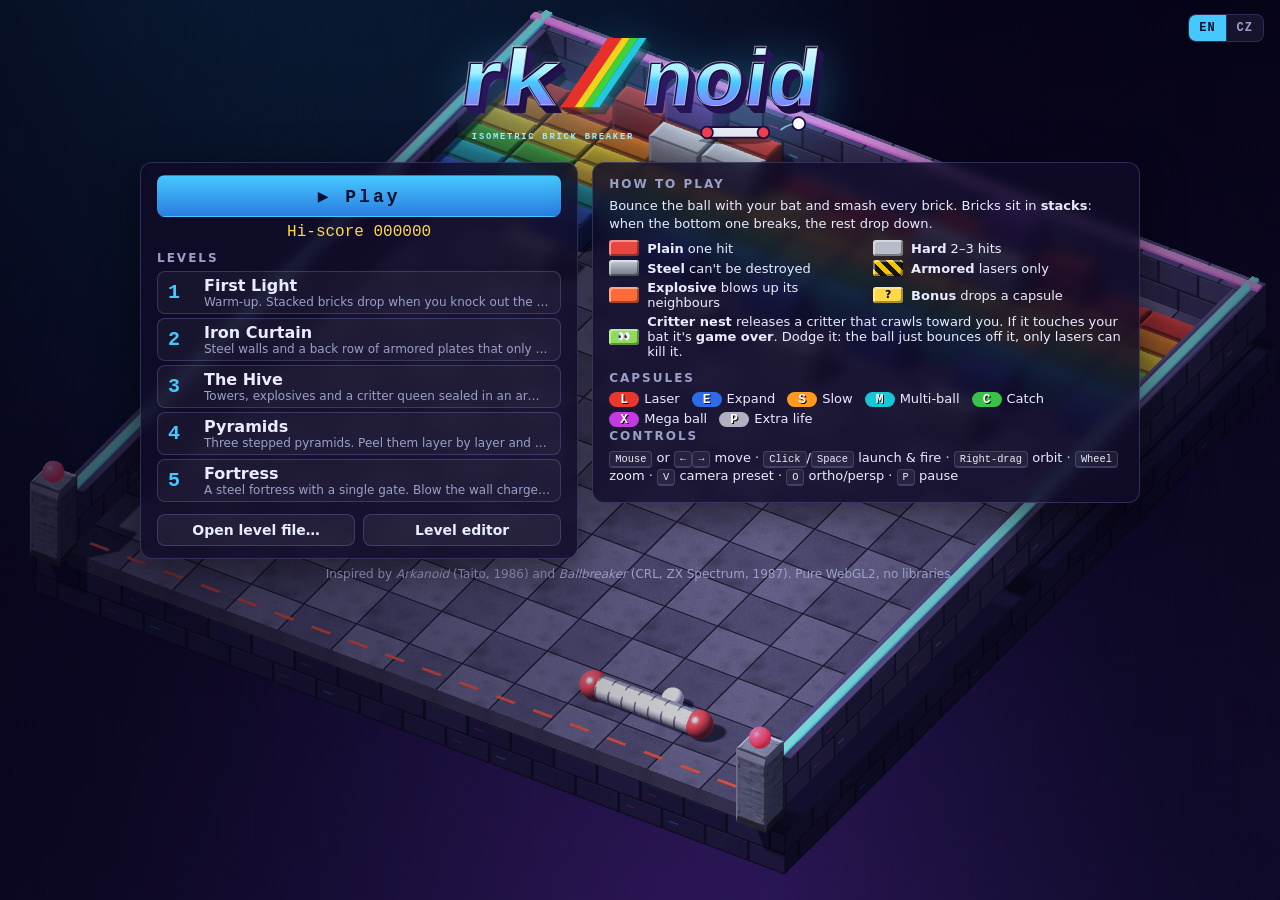
<file: index.html>
<!doctype html>
<html lang="en">
<head>
  <meta charset="utf-8">
  <meta name="viewport" content="width=device-width, initial-scale=1">
  <title>rk/noid</title>
  <meta name="description" content="rk/noid - an isometric 3D brick breaker inspired by Arkanoid and Ballbreaker (ZX Spectrum).">
  <link rel="icon" type="image/svg+xml" href="assets/favicon.svg">
  <link rel="stylesheet" href="css/style.css">
</head>
<body>
  <canvas id="view"></canvas>
  <div id="fatal" class="fatal" hidden></div>

  <!-- in-game HUD -->
  <div id="hud" hidden>
    <div class="hud-top">
      <div class="hud-block"><label data-i18n="hud.score">Score</label><span id="score">000000</span></div>
      <div class="hud-block"><label data-i18n="hud.hi">Hi</label><span id="hiscore">000000</span></div>
      <div class="hud-block"><label data-i18n="hud.lives">Lives</label><span id="lives" class="lives"></span></div>
      <div class="hud-block wide"><label data-i18n="hud.level">Level</label><span id="levelName"></span></div>
      <div class="hud-spacer"></div>
      <div class="hud-block right"><label><span data-i18n="hud.camera">Camera</span> <kbd>V</kbd></label><span id="camName"></span></div>
    </div>
    <div id="effects" class="effects"></div>
    <div id="helpBar" class="help-bar">
      <span data-i18n-html="help.move"></span>
      <span data-i18n-html="help.fire"></span>
      <span data-i18n-html="help.orbit"></span>
      <span data-i18n-html="help.zoom"></span>
      <span data-i18n-html="help.camera"></span>
      <span data-i18n-html="help.ortho"></span>
      <span data-i18n-html="help.reset"></span>
      <span data-i18n-html="help.mute"></span>
      <span data-i18n-html="help.pause"></span>
      <span data-i18n-html="help.hide"></span>
      <span id="fps" class="fps"></span>
    </div>
  </div>

  <div id="message" class="message" hidden>
    <div id="msgTitle" class="msg-title"></div>
    <div id="msgSub" class="msg-sub"></div>
    <div id="msgHint" class="msg-hint"></div>
  </div>
  <div id="toast" class="toast"></div>

  <div id="pause" class="overlay" hidden>
    <div class="panel small">
      <h2 data-i18n="pause.title">Paused</h2>
      <button id="resumeBtn" class="btn primary" data-i18n="pause.resume">Resume</button>
      <button id="quitBtn" class="btn" data-i18n="pause.quit">Quit to menu</button>
      <div class="lang-switch"></div>
    </div>
  </div>

  <!-- title menu -->
  <div id="menu" class="overlay menu">
    <div class="lang-switch menu-lang"></div>
    <div class="menu-inner">
      <img src="assets/logo.svg" alt="rk/noid" class="logo">
      <div class="menu-cols">
        <div class="panel">
          <button id="playBtn" class="btn primary big" data-i18n="menu.play">▶ Play</button>
          <div class="hi"><span data-i18n="menu.hiscore">Hi-score</span> <span id="hiscoreMenu">000000</span></div>
          <h3 data-i18n="menu.levels">Levels</h3>
          <div id="levelList" class="level-list"></div>
          <div id="loadNotice" class="notice" hidden></div>
          <div class="row">
            <button id="fileBtn" class="btn" data-i18n="menu.openFile">Open level file…</button>
            <a class="btn" href="editor.html" data-i18n="menu.editor">Level editor</a>
          </div>
          <input id="fileInput" type="file" accept=".json,application/json" hidden>
        </div>
        <div class="panel howto">
          <h3 data-i18n="menu.howto">How to play</h3>
          <p data-i18n-html="menu.intro"></p>
          <ul class="legend">
            <li><i class="sw" style="--c:#e8473f"></i><span data-i18n-html="menu.brick.plain"></span></li>
            <li><i class="sw" style="--c:#b8bcc8"></i><span data-i18n-html="menu.brick.hard"></span></li>
            <li><i class="sw steel"></i><span data-i18n-html="menu.brick.steel"></span></li>
            <li><i class="sw hazard"></i><span data-i18n-html="menu.brick.armored"></span></li>
            <li><i class="sw" style="--c:#ff6a3a"></i><span data-i18n-html="menu.brick.explosive"></span></li>
            <li><i class="sw" style="--c:#ffd84a">?</i><span data-i18n-html="menu.brick.bonus"></span></li>
            <li><i class="sw" style="--c:#8fdc5a">👀</i><span data-i18n-html="menu.brick.critter"></span></li>
          </ul>
          <h3 data-i18n="menu.capsules">Capsules</h3>
          <ul class="caps">
            <li><i style="--c:#e8382e">L</i><span data-i18n="bonus.laser"></span></li>
            <li><i style="--c:#2e6be8">E</i><span data-i18n="bonus.expand"></span></li>
            <li><i style="--c:#ff9a1f">S</i><span data-i18n="bonus.slow"></span></li>
            <li><i style="--c:#19c6d6">M</i><span data-i18n="bonus.multi"></span></li>
            <li><i style="--c:#38c24a">C</i><span data-i18n="bonus.catch"></span></li>
            <li><i style="--c:#c33be0">X</i><span data-i18n="bonus.mega"></span></li>
            <li><i style="--c:#b0b0c0">P</i><span data-i18n="bonus.life"></span></li>
          </ul>
          <div class="controls-block">
            <h3 data-i18n="menu.controls">Controls</h3>
            <p class="keys" data-i18n-html="menu.keys"></p>
          </div>
        </div>
      </div>
      <div class="credits" data-i18n-html="menu.credits"></div>
    </div>
  </div>

  <script type="module" src="js/main.js"></script>
</body>
</html>
</file>
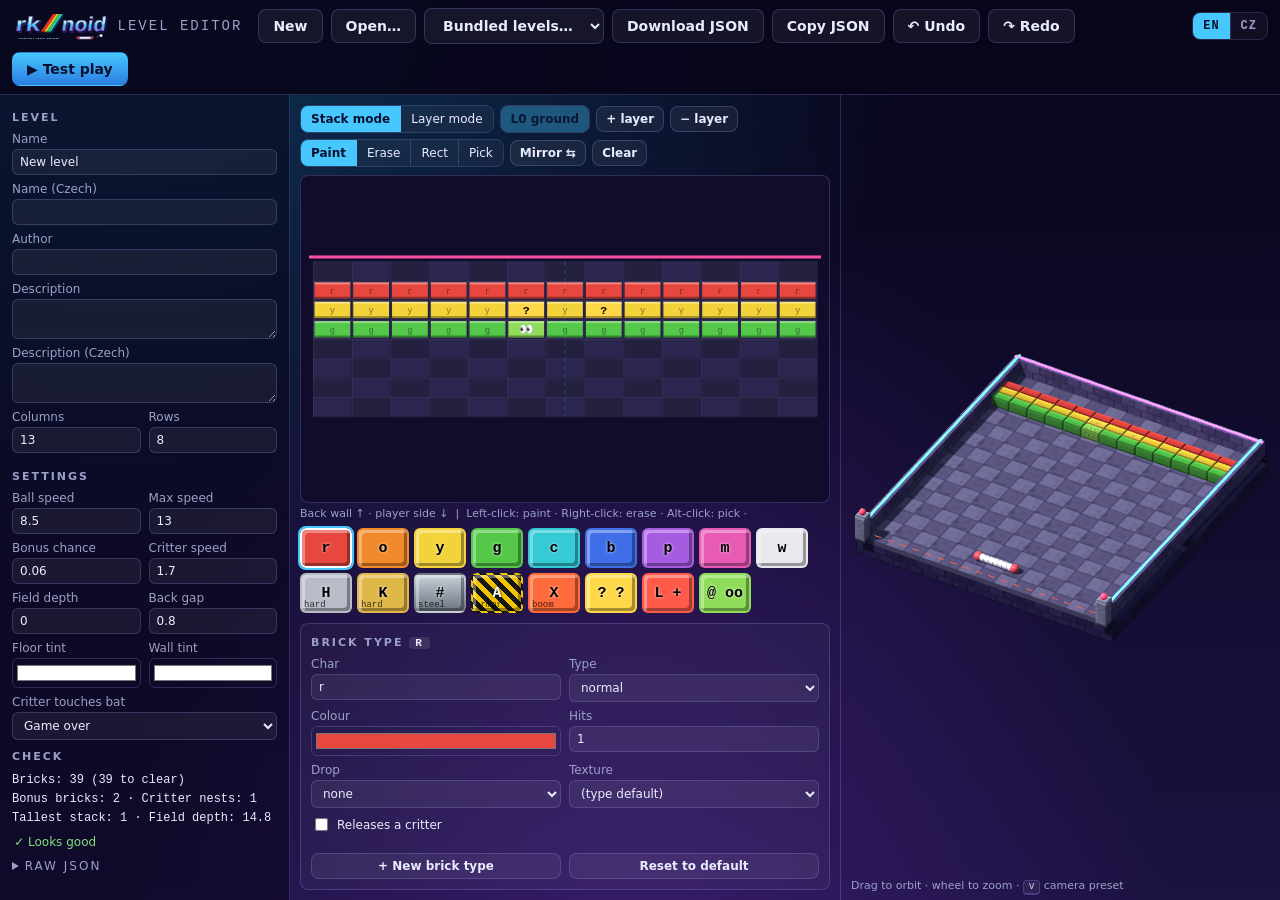
<file: editor.html>
<!doctype html>
<html lang="en">
<head>
  <meta charset="utf-8">
  <meta name="viewport" content="width=device-width, initial-scale=1">
  <title data-i18n="ed.pageTitle">rk/noid level editor</title>
  <link rel="icon" type="image/svg+xml" href="assets/favicon.svg">
  <link rel="stylesheet" href="css/style.css">
  <link rel="stylesheet" href="css/editor.css">
</head>
<body class="editor">
  <header class="ed-bar">
    <a href="index.html" class="ed-logo" data-i18n-title="ed.backToGame"><img src="assets/logo.svg" alt="rk/noid"></a>
    <span class="ed-title" data-i18n="ed.title">Level editor</span>
    <button id="newBtn" class="btn" data-i18n="ed.new">New</button>
    <button id="openBtn" class="btn" data-i18n="ed.open">Open…</button>
    <select id="demoSelect" class="btn" data-i18n-title="ed.bundledTip"><option value="" data-i18n="ed.bundled">Bundled levels…</option></select>
    <button id="downloadBtn" class="btn" data-i18n="ed.download">Download JSON</button>
    <button id="copyBtn" class="btn" data-i18n="ed.copy">Copy JSON</button>
    <button id="undoBtn" class="btn" title="Ctrl+Z" data-i18n="ed.undo">↶ Undo</button>
    <button id="redoBtn" class="btn" title="Ctrl+Y" data-i18n="ed.redo">↷ Redo</button>
    <span class="grow"></span>
    <div class="lang-switch"></div>
    <button id="testBtn" class="btn primary" data-i18n="ed.test">▶ Test play</button>
    <input id="openInput" type="file" accept=".json,application/json" hidden>
  </header>

  <main class="ed-main">
    <!-- left: level properties -->
    <aside class="ed-side">
      <section>
        <h3 data-i18n="ed.level">Level</h3>
        <label><span data-i18n="ed.name">Name</span> <input id="f_name" type="text"></label>
        <label><span data-i18n="ed.nameCs">Name (Czech)</span> <input id="f_name_cs" type="text"></label>
        <label><span data-i18n="ed.author">Author</span> <input id="f_author" type="text"></label>
        <label><span data-i18n="ed.description">Description</span> <textarea id="f_description" rows="2"></textarea></label>
        <label><span data-i18n="ed.descriptionCs">Description (Czech)</span> <textarea id="f_description_cs" rows="2"></textarea></label>
        <div class="two">
          <label><span data-i18n="ed.cols">Columns</span> <input id="f_cols" type="number" min="3" max="31"></label>
          <label><span data-i18n="ed.rows">Rows</span> <input id="f_rows" type="number" min="1" max="30"></label>
        </div>
      </section>
      <section>
        <h3 data-i18n="ed.settings">Settings</h3>
        <div class="two">
          <label><span data-i18n="ed.ballSpeed">Ball speed</span> <input id="s_ballSpeed" type="number" step="0.5" min="3" max="20"></label>
          <label><span data-i18n="ed.ballSpeedMax">Max speed</span> <input id="s_ballSpeedMax" type="number" step="0.5" min="3" max="25"></label>
          <label><span data-i18n="ed.bonusChance">Bonus chance</span> <input id="s_bonusChance" type="number" step="0.01" min="0" max="1"></label>
          <label><span data-i18n="ed.critterSpeed">Critter speed</span> <input id="s_critterSpeed" type="number" step="0.1" min="0.3" max="6"></label>
          <label><span data-i18n="ed.depth">Field depth</span> <input id="s_depth" type="number" step="0.5" min="0" max="40" data-i18n-title="ed.depthTip"></label>
          <label><span data-i18n="ed.backGap">Back gap</span> <input id="s_backGap" type="number" step="0.1" min="0" max="5"></label>
          <label><span data-i18n="ed.floorColor">Floor tint</span> <input id="s_floorColor" type="color"></label>
          <label><span data-i18n="ed.wallColor">Wall tint</span> <input id="s_wallColor" type="color"></label>
        </div>
        <label><span data-i18n="ed.critterMode">Critter touches bat</span>
          <select id="s_critterMode">
            <option value="gameover" data-i18n="ed.cm.gameover">Game over</option>
            <option value="life" data-i18n="ed.cm.life">Lose a life</option>
          </select>
        </label>
      </section>
      <section>
        <h3 data-i18n="ed.check">Check</h3>
        <div id="stats" class="stats"></div>
        <ul id="problems" class="problems"></ul>
      </section>
      <details>
        <summary data-i18n="ed.rawJson">Raw JSON</summary>
        <textarea id="jsonArea" rows="14" spellcheck="false"></textarea>
        <button id="applyJsonBtn" class="btn" data-i18n="ed.applyJson">Apply JSON</button>
      </details>
    </aside>

    <!-- centre: grid editor -->
    <section class="ed-center">
      <div class="ed-tools">
        <div class="seg" id="modeSeg">
          <button data-mode="stack" class="on" data-i18n="ed.stackMode" data-i18n-title="ed.stackModeTip">Stack mode</button>
          <button data-mode="layer" data-i18n="ed.layerMode" data-i18n-title="ed.layerModeTip">Layer mode</button>
        </div>
        <div class="seg" id="layerSeg"></div>
        <button id="addLayerBtn" class="btn sm" data-i18n="ed.addLayer" data-i18n-title="ed.addLayerTip">+ layer</button>
        <button id="delLayerBtn" class="btn sm" data-i18n="ed.delLayer" data-i18n-title="ed.delLayerTip">− layer</button>
        <div class="seg" id="toolSeg">
          <button data-tool="paint" class="on" data-i18n="ed.paint">Paint</button>
          <button data-tool="erase" data-i18n="ed.erase">Erase</button>
          <button data-tool="fill" data-i18n="ed.rect" data-i18n-title="ed.rectTip">Rect</button>
          <button data-tool="pick" data-i18n="ed.pick" data-i18n-title="ed.pickTip">Pick</button>
        </div>
        <button id="mirrorBtn" class="btn sm" data-i18n="ed.mirror" data-i18n-title="ed.mirrorTip">Mirror ⇆</button>
        <button id="clearBtn" class="btn sm" data-i18n="ed.clear">Clear</button>
      </div>
      <div class="ed-gridwrap">
        <canvas id="grid"></canvas>
        <div class="ed-gridhint"><span data-i18n-html="ed.gridHint"></span> <span id="cellInfo"></span></div>
      </div>
      <div class="ed-palette">
        <div id="palette" class="palette"></div>
        <div class="entry" id="entryEditor">
          <h3><span data-i18n="ed.brickType">Brick type</span> <span id="entryKey" class="keychip"></span></h3>
          <div class="entry-grid">
            <label><span data-i18n="ed.char">Char</span> <input id="e_key" type="text" maxlength="1"></label>
            <label><span data-i18n="ed.type">Type</span>
              <select id="e_type">
                <option value="normal" data-i18n="type.normal">normal</option>
                <option value="hard" data-i18n="type.hard">hard</option>
                <option value="steel" data-i18n="type.steel">steel (indestructible)</option>
                <option value="armored" data-i18n="type.armored">armored (laser only)</option>
                <option value="explosive" data-i18n="type.explosive">explosive</option>
              </select>
            </label>
            <label><span data-i18n="ed.colour">Colour</span> <input id="e_color" type="color"></label>
            <label><span data-i18n="ed.hits">Hits</span> <input id="e_hits" type="number" min="1" max="9"></label>
            <label><span data-i18n="ed.drop">Drop</span>
              <select id="e_drop"></select>
            </label>
            <label><span data-i18n="ed.texture">Texture</span>
              <select id="e_tex">
                <option value="" data-i18n="tex.default">(type default)</option>
                <option value="brick" data-i18n="tex.brick">brick</option>
                <option value="hard" data-i18n="tex.hard">hard</option>
                <option value="bonus" data-i18n="tex.bonus">bonus ?</option>
                <option value="critterBrick" data-i18n="tex.critterBrick">critter eyes</option>
                <option value="explosive" data-i18n="tex.explosive">explosive</option>
                <option value="armored" data-i18n="tex.armored">armored</option>
                <option value="steel" data-i18n="tex.steel">steel</option>
              </select>
            </label>
            <label class="check"><input id="e_critter" type="checkbox"> <span data-i18n="ed.releasesCritter">Releases a critter</span></label>
          </div>
          <div class="row">
            <button id="newEntryBtn" class="btn sm" data-i18n="ed.newType">+ New brick type</button>
            <button id="delEntryBtn" class="btn sm">Delete / reset</button>
          </div>
        </div>
      </div>
    </section>

    <!-- right: live 3D preview -->
    <section class="ed-preview">
      <canvas id="preview"></canvas>
      <div class="ed-prevhint" data-i18n-html="ed.previewHint"></div>
    </section>
  </main>
  <div id="toast" class="toast"></div>
  <script type="module" src="js/editor.js"></script>
</body>
</html>
</file>
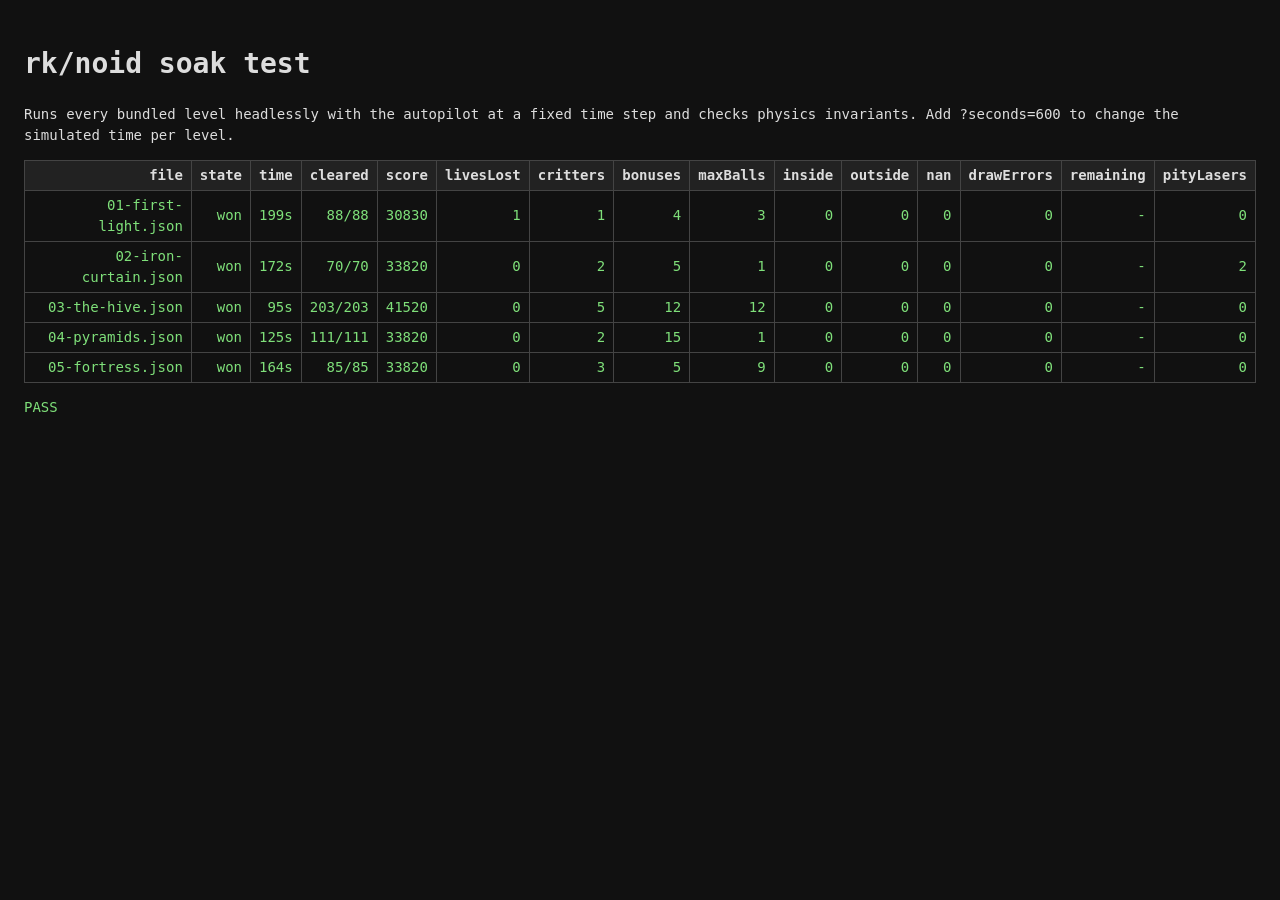
<file: tests/soak.html>
<!doctype html>
<html lang="en">
<head>
  <meta charset="utf-8">
  <title>rk/noid soak test</title>
  <style>
    body { font: 14px/1.5 ui-monospace, Consolas, monospace; background: #111; color: #ddd; padding: 16px; }
    table { border-collapse: collapse; }
    td, th { border: 1px solid #444; padding: 4px 8px; text-align: right; }
    th { background: #222; }
    .ok { color: #7fe07a; } .bad { color: #ff7a6a; }
  </style>
</head>
<body>
  <h1>rk/noid soak test</h1>
  <p>Runs every bundled level headlessly with the autopilot at a fixed time step and checks physics invariants.
     Add <code>?seconds=600</code> to change the simulated time per level.</p>
  <div id="out">running…</div>
  <script type="module">
    import { Game, BALL_R } from '../js/game.js';
    import { parseLevel, CELL_W, CELL_D, BRICK_H } from '../js/level.js';

    const params = new URLSearchParams(location.search);
    const SECONDS = Number(params.get('seconds')) || 400;
    const DT = 1 / 120;
    const stubAssets = { meshes: new Proxy({}, { get: () => ({ vao: null, count: 0 }) }), tex: new Proxy({}, { get: () => null }) };
    const sfx = { play() {} };

    async function runLevel(file) {
      const json = await (await fetch(`../levels/${file}`, { cache: 'no-store' })).json();
      const { level, errors } = parseLevel(json);
      if (errors.length) return { file, error: errors.join('; ') };
      level.settings.critterMode = 'life'; // count critter hits instead of ending the run
      const stats = { file, name: level.name, inside: 0, outside: 0, nan: 0, maxBalls: 0, critters: 0, bonuses: 0, livesLost: 0, drawErrors: 0 };
      const game = new Game({ assets: stubAssets, sfx, onEvent(type) {
        if (type === 'critter') stats.critters++;
        if (type === 'bonus') stats.bonuses++;
        if (type === 'lifeLost') stats.livesLost++;
      } });
      game.start([level], 0, { testMode: true });
      const total = game.required;
      let t = 0;
      for (; t < SECONDS; t += DT) {
        game.lives = 99;
        game.update(DT, game.autopilot());
        if (game.state === 'won' || game.state === 'over') break;
        stats.maxBalls = Math.max(stats.maxBalls, game.balls.length);
        const W2 = level.width / 2;
        for (const b of game.balls) {
          if (!Number.isFinite(b.x) || !Number.isFinite(b.z) || !Number.isFinite(b.vx)) stats.nan++;
          if (b.x < -W2 - 0.01 || b.x > W2 + 0.01 || b.z < -0.01) stats.outside++;
          // ball centre inside a solid brick cell = tunnelling
          const [r, c] = game.cellAt(b.x, b.z);
          if (game.solid(r, c) && game.effects.mega <= 0) stats.inside++;
        }
        if (Math.round(t / DT) % 600 === 0) {
          try { game.draw([]); } catch (e) { stats.drawErrors++; console.error(e); }
        }
      }
      stats.time = t.toFixed(0) + 's';
      stats.state = game.state;
      stats.cleared = `${total - Math.max(0, game.required)}/${total}`;
      stats.score = game.score;
      const left = {};
      game.grid.forEach((row, r) => row.forEach((st, c) => st.forEach((b, i) => {
        if (b.def.counts) left[b.def.type] = (left[b.def.type] || 0) + 1;
      })));
      stats.remaining = Object.entries(left).map(([k, v]) => `${k}:${v}`).join(' ') || '-';
      stats.pityLasers = game.pityCount || 0;
      return stats;
    }

    const out = document.getElementById('out');
    try {
      const idx = await (await fetch('../levels/index.json', { cache: 'no-store' })).json();
      const rows = [];
      for (const f of idx.levels) rows.push(await runLevel(f));
      const cols = ['file', 'state', 'time', 'cleared', 'score', 'livesLost', 'critters', 'bonuses', 'maxBalls', 'inside', 'outside', 'nan', 'drawErrors', 'remaining', 'pityLasers'];
      const bad = (r) => r.error || r.inside || r.outside || r.nan || r.drawErrors;
      out.innerHTML = '<table><tr>' + cols.map((c) => `<th>${c}</th>`).join('') + '</tr>' +
        rows.map((r) => `<tr class="${bad(r) ? 'bad' : 'ok'}">` + cols.map((c) => `<td>${r.error && c !== 'file' ? r.error : r[c] ?? ''}</td>`).join('') + '</tr>').join('') +
        '</table>' + `<p id="verdict" class="${rows.some(bad) ? 'bad' : 'ok'}">${rows.some(bad) ? 'FAIL' : 'PASS'}</p>`;
    } catch (e) {
      out.innerHTML = `<p id="verdict" class="bad">ERROR ${e.stack || e}</p>`;
    }
  </script>
</body>
</html>
</file>
<file: css/style.css>
:root {
  --bg0: #07051a;
  --bg1: #1b1240;
  --ink: #e9ecff;
  --dim: #9aa0c8;
  --accent: #46c8ff;
  --accent2: #ff4fa3;
  --panel: rgba(16, 12, 40, 0.82);
  --line: rgba(160, 170, 255, 0.22);
  --mono: 'Courier New', ui-monospace, Menlo, Consolas, monospace;
  --sans: system-ui, 'Segoe UI', Roboto, Helvetica, Arial, sans-serif;
}

* { box-sizing: border-box; }
html, body { margin: 0; height: 100%; overflow: hidden; }
body {
  font-family: var(--sans);
  color: var(--ink);
  background:
    radial-gradient(ellipse at 50% 120%, #3a1d6e 0%, transparent 60%),
    radial-gradient(ellipse at 10% -10%, #0e3a5c 0%, transparent 50%),
    linear-gradient(180deg, var(--bg0), var(--bg1));
}
[hidden] { display: none !important; }

#view { position: fixed; inset: 0; width: 100%; height: 100%; display: block; touch-action: none; }

kbd {
  font-family: var(--mono);
  font-size: 0.8em;
  padding: 1px 5px;
  border: 1px solid var(--line);
  border-bottom-width: 2px;
  border-radius: 4px;
  background: rgba(255, 255, 255, 0.06);
  color: var(--ink);
}

/* ---------- HUD */
#hud { position: fixed; inset: 0; pointer-events: none; font-family: var(--mono); }
.hud-top { display: flex; gap: 22px; padding: 12px 18px; align-items: flex-end; flex-wrap: wrap;
  background: linear-gradient(180deg, rgba(5, 3, 20, 0.75), transparent); }
.hud-block { display: flex; flex-direction: column; }
.hud-block label { font-size: 11px; letter-spacing: 2px; text-transform: uppercase; color: var(--dim); }
.hud-block span { font-size: 22px; font-weight: 700; text-shadow: 0 0 8px rgba(70, 200, 255, 0.6); }
.hud-block.wide span { font-size: 16px; padding-top: 5px; }
.hud-block.right { text-align: right; }
.hud-block.right span { font-size: 14px; padding-top: 6px; }
.hud-spacer { flex: 1; }
.lives { color: #ff6070; letter-spacing: 3px; }

.effects { position: absolute; top: 70px; right: 18px; display: flex; flex-direction: column; gap: 6px; }
.chip { position: relative; overflow: hidden; min-width: 150px; padding: 4px 10px 6px; border-radius: 6px;
  background: rgba(10, 8, 30, 0.7); border: 1px solid var(--c); font-size: 13px; }
.chip b { display: inline-block; width: 18px; color: var(--c); }
.chip i { position: absolute; left: 0; bottom: 0; height: 3px; background: var(--c); }

.help-bar { position: absolute; bottom: 0; left: 0; right: 0; display: flex; flex-wrap: wrap; gap: 6px 16px;
  padding: 8px 18px; font-size: 12px; color: var(--dim); background: linear-gradient(0deg, rgba(5, 3, 20, 0.8), transparent); }
.help-bar.hidden span:not(.fps) { display: none; }
.fps { margin-left: auto; }

.message { position: fixed; left: 50%; top: 42%; transform: translate(-50%, -50%); text-align: center;
  pointer-events: none; font-family: var(--mono); }
.msg-title { font-size: clamp(32px, 6vw, 64px); font-weight: 900; letter-spacing: 4px; text-transform: uppercase;
  background: linear-gradient(180deg, #fff, #9ff0ff 50%, #46c8ff 52%, #b34dff);
  -webkit-background-clip: text; background-clip: text; color: transparent;
  filter: drop-shadow(3px 3px 0 #1a0d40) drop-shadow(0 0 18px rgba(70, 200, 255, 0.5)); }
.msg-sub { font-size: 20px; margin-top: 6px; text-shadow: 0 2px 4px #000; }
.msg-hint { font-size: 15px; margin-top: 14px; color: #ffd84a; animation: blink 1.1s steps(2) infinite; text-shadow: 0 2px 4px #000; }
@keyframes blink { 50% { opacity: 0.35; } }

.toast { position: fixed; left: 50%; top: 24%; transform: translate(-50%, 0) scale(0.6); opacity: 0; pointer-events: none;
  font-family: var(--mono); font-weight: 900; font-size: 30px; letter-spacing: 3px; text-transform: uppercase; color: var(--c);
  text-shadow: 2px 2px 0 #000, 0 0 16px var(--c); }
.toast.show { animation: toast 1.4s ease-out forwards; }
@keyframes toast {
  0% { opacity: 0; transform: translate(-50%, 0) scale(0.6); }
  15% { opacity: 1; transform: translate(-50%, 0) scale(1.1); }
  25% { transform: translate(-50%, 0) scale(1); }
  80% { opacity: 1; }
  100% { opacity: 0; transform: translate(-50%, -30px) scale(1); }
}

/* ---------- overlays & panels */
.overlay { position: fixed; inset: 0; display: flex; align-items: center; justify-content: center; background: rgba(5, 3, 20, 0.45); }
.panel { background: var(--panel); border: 1px solid var(--line); border-radius: 12px; padding: 18px 20px;
  backdrop-filter: blur(6px); box-shadow: 0 10px 40px rgba(0, 0, 0, 0.5); }
.panel.small { display: flex; flex-direction: column; gap: 10px; min-width: 240px; text-align: center; }
.panel h2 { margin: 0 0 6px; font-family: var(--mono); letter-spacing: 3px; text-transform: uppercase; }
.panel h3 { margin: 14px 0 8px; font-size: 12px; letter-spacing: 2px; text-transform: uppercase; color: var(--dim); }

.btn { display: inline-block; font: inherit; font-weight: 600; color: var(--ink); text-decoration: none; text-align: center;
  padding: 8px 14px; border-radius: 8px; border: 1px solid var(--line); background: rgba(255, 255, 255, 0.06); cursor: pointer; }
.btn:hover { background: rgba(255, 255, 255, 0.14); border-color: var(--accent); }
.btn.primary { background: linear-gradient(180deg, #46c8ff, #2a7de0); border-color: transparent; color: #071030; }
.btn.primary:hover { filter: brightness(1.12); }
.btn.big { font-size: 20px; padding: 12px; width: 100%; font-family: var(--mono); letter-spacing: 3px; }
.row { display: flex; gap: 8px; margin-top: 12px; flex-wrap: wrap; }
.row .btn { flex: 1; }

/* ---------- menu */
.menu { background: linear-gradient(90deg, rgba(5, 3, 20, 0.7), rgba(5, 3, 20, 0.15) 60%, rgba(5, 3, 20, 0.5)); overflow-y: auto; align-items: flex-start; }
.menu-inner { width: min(1000px, 100% - 32px); margin: clamp(6px, 2vh, 24px) auto; }
.logo { display: block; height: clamp(60px, 15vh, 160px); width: auto; max-width: 90%; margin: 0 auto clamp(2px, 1vh, 10px);
  filter: drop-shadow(0 8px 24px rgba(70, 200, 255, 0.35)); }
.menu-cols { display: grid; grid-template-columns: minmax(0, 1fr) minmax(0, 1.25fr); gap: 14px; align-items: start; }
.menu .panel { padding: 12px 16px; }
.menu .panel h3 { margin: 10px 0 6px; }
.menu .howto h3:first-child { margin-top: 2px; }
.menu .btn.big { font-size: 18px; padding: 9px; }
@media (max-width: 760px) { .menu-cols { grid-template-columns: minmax(0, 1fr); } }
.hi { margin-top: 6px; text-align: center; font-family: var(--mono); color: var(--dim); }
.hi span { color: #ffd84a; }
.level-list { display: flex; flex-direction: column; gap: 4px; }
.level-btn { display: grid; grid-template-columns: 26px minmax(0, 1fr); grid-template-rows: auto auto; text-align: left; gap: 0 10px;
  font: inherit; color: var(--ink); background: rgba(255, 255, 255, 0.04); border: 1px solid var(--line); border-radius: 8px;
  padding: 4px 10px; cursor: pointer; }
.level-btn:hover { border-color: var(--accent); background: rgba(70, 200, 255, 0.1); }
.level-btn .num { grid-row: span 2; font-family: var(--mono); font-size: 20px; font-weight: 900; color: var(--accent); align-self: center; }
.level-btn .name { font-weight: 700; }
.level-btn .desc { font-size: 12px; color: var(--dim); white-space: nowrap; overflow: hidden; text-overflow: ellipsis; }
.notice { margin-top: 10px; padding: 10px; border-radius: 8px; font-size: 13px; background: rgba(255, 120, 60, 0.15); border: 1px solid rgba(255, 120, 60, 0.5); }
.howto p { margin: 0 0 6px; line-height: 1.35; font-size: 13px; }
.legend, .caps { list-style: none; padding: 0; margin: 0; font-size: 13px; }
.legend { display: grid; grid-template-columns: 1fr 1fr; gap: 0 14px; }
.legend li { display: flex; gap: 8px; align-items: center; padding: 2px 0; }
.legend li:last-child { grid-column: 1 / -1; }
.sw { flex: none; width: 30px; height: 16px; border-radius: 3px; background: var(--c); box-shadow: inset 2px 2px 0 rgba(255,255,255,0.4), inset -2px -2px 0 rgba(0,0,0,0.35);
  font-style: normal; font-size: 11px; color: #000; text-align: center; line-height: 16px; font-weight: 900; }
.sw.steel { background: linear-gradient(180deg, #c8d0da, #6c7480); }
.sw.hazard { background: repeating-linear-gradient(45deg, #f2c400 0 5px, #151515 5px 10px); }
.caps { display: flex; flex-wrap: wrap; gap: 4px 12px; }
.caps i { display: inline-block; width: 30px; margin-right: 5px; border-radius: 8px; text-align: center; font-style: normal;
  font-family: var(--mono); font-weight: 900; background: var(--c); color: #fff; text-shadow: 1px 1px 0 #000; }
.keys { line-height: 1.75; font-size: 13px; }
.credits { margin: 8px 0 4px; text-align: center; font-size: 12px; color: var(--dim); }

.fatal { position: fixed; inset: 30% 10% auto; padding: 20px; border-radius: 10px; background: #400; color: #fff; text-align: center; }

/* short laptop screens: drop the parts that are repeated in the in-game help bar */
.menu .row .btn { padding: 7px 10px; font-size: 14px; white-space: nowrap; }
@media (max-height: 640px) {
  .menu .controls-block, .credits { display: none; }
  .logo { height: clamp(52px, 12vh, 90px); }
}

/* ---------- language switch */
.lang-switch { display: inline-flex; align-self: center; border: 1px solid var(--line); border-radius: 8px; overflow: hidden; }
.lang-switch button { font: 700 12px var(--mono); letter-spacing: 1px; color: var(--dim); background: rgba(255, 255, 255, 0.04);
  border: 0; padding: 6px 10px; cursor: pointer; }
.lang-switch button + button { border-left: 1px solid var(--line); }
.lang-switch button:hover { color: var(--ink); }
.lang-switch button.on { background: var(--accent); color: #071030; }
.menu-lang { position: fixed; top: 14px; right: 16px; z-index: 2; background: var(--panel); }
</file>
<file: css/editor.css>
body.editor { display: flex; flex-direction: column; height: 100vh; font-size: 14px; }
.ed-bar { display: flex; align-items: center; gap: 8px; padding: 8px 12px; flex-wrap: wrap;
  background: rgba(8, 5, 26, 0.9); border-bottom: 1px solid var(--line); }
.ed-logo img { height: 34px; display: block; }
.ed-title { font-family: var(--mono); letter-spacing: 2px; text-transform: uppercase; color: var(--dim); margin-right: 8px; }
.grow { flex: 1; }
select.btn { appearance: auto; width: auto; }
select.btn option { background: #1b1240; }

.ed-main { flex: 1; min-height: 0; display: grid; grid-template-columns: 290px minmax(0, 1.25fr) minmax(0, 1fr); }
@media (max-width: 1100px) { .ed-main { grid-template-columns: 260px minmax(0, 1fr); } .ed-preview { grid-column: span 2; min-height: 360px; } body.editor { height: auto; overflow: auto; } html, body { overflow: auto; } }
@media (max-width: 700px) { .ed-main { grid-template-columns: minmax(0, 1fr); } .ed-preview { grid-column: auto; } }

.ed-side { overflow-y: auto; padding: 10px 12px; border-right: 1px solid var(--line); background: rgba(8, 5, 26, 0.55); }
.ed-side section { margin-bottom: 10px; }
.ed-side h3, .entry h3 { margin: 6px 0 8px; font-size: 11px; letter-spacing: 2px; text-transform: uppercase; color: var(--dim); }
.ed-side label, .entry label { display: flex; flex-direction: column; gap: 3px; font-size: 12px; color: var(--dim); margin-bottom: 7px; }
.ed-side label.check, .entry label.check { flex-direction: row; align-items: center; gap: 6px; color: var(--ink); }
.two { display: grid; grid-template-columns: 1fr 1fr; gap: 0 8px; }
input[type=text], input[type=number], textarea, select {
  font: inherit; color: var(--ink); background: rgba(255, 255, 255, 0.06); border: 1px solid var(--line);
  border-radius: 6px; padding: 5px 7px; width: 100%; }
select option { background: #1b1240; }
input[type=color] { width: 100%; height: 30px; padding: 2px; border: 1px solid var(--line); border-radius: 6px; background: transparent; }
textarea { font-family: var(--mono); font-size: 12px; resize: vertical; }
details summary { cursor: pointer; color: var(--dim); font-size: 12px; letter-spacing: 2px; text-transform: uppercase; margin: 8px 0; }
.stats { font-family: var(--mono); font-size: 12px; line-height: 1.6; }
.problems { padding-left: 16px; margin: 6px 0; font-size: 12px; }
.problems li.err { color: #ff7a6a; }
.problems li.warn { color: #ffd84a; }
.problems li.ok { color: #7fe07a; list-style: '✓ '; }

.ed-center { display: flex; flex-direction: column; min-width: 0; min-height: 0; padding: 10px; gap: 8px; }
.ed-tools { display: flex; flex-wrap: wrap; gap: 6px; align-items: center; }
.seg { display: inline-flex; border: 1px solid var(--line); border-radius: 8px; overflow: hidden; }
.seg button { font: inherit; font-size: 12px; color: var(--ink); background: rgba(255, 255, 255, 0.04); border: 0; padding: 6px 10px; cursor: pointer; border-right: 1px solid var(--line); }
.seg button:last-child { border-right: 0; }
.seg button.on { background: var(--accent); color: #071030; font-weight: 700; }
.seg button:disabled { opacity: 0.35; cursor: default; }
.btn.sm { padding: 5px 9px; font-size: 12px; }
.ed-gridwrap { flex: 1; min-height: 220px; display: flex; flex-direction: column; }
#grid { flex: 1; width: 100%; min-height: 0; border-radius: 8px; background: #120c2c; border: 1px solid var(--line); cursor: crosshair; touch-action: none; }
.ed-gridhint { font-size: 11px; color: var(--dim); padding-top: 4px; }

.ed-palette { display: grid; grid-template-columns: minmax(0, 1fr) 300px; gap: 10px; }
@media (max-width: 1400px) { .ed-palette { grid-template-columns: minmax(0, 1fr); } }
.palette { display: flex; flex-wrap: wrap; gap: 5px; align-content: flex-start; }
.pal { position: relative; width: 52px; height: 40px; border-radius: 6px; border: 2px solid transparent; cursor: pointer;
  background: var(--c); box-shadow: inset 3px 3px 0 rgba(255,255,255,0.35), inset -3px -3px 0 rgba(0,0,0,0.35);
  font-family: var(--mono); font-weight: 900; font-size: 15px; color: #000; text-shadow: 0 0 3px rgba(255,255,255,0.8); }
.pal.on { border-color: #fff; outline: 2px solid var(--accent); }
.pal small { position: absolute; left: 2px; bottom: 1px; font-size: 9px; font-weight: 400; text-shadow: none; color: rgba(0,0,0,0.75); }
.pal.steel { background: linear-gradient(180deg, #c8d0da, #6c7480); }
.pal.armored { background: repeating-linear-gradient(45deg, #f2c400 0 5px, #151515 5px 10px); color: #fff; text-shadow: 0 0 3px #000; }
.entry { background: rgba(255, 255, 255, 0.03); border: 1px solid var(--line); border-radius: 8px; padding: 6px 10px 10px; }
.entry-grid { display: grid; grid-template-columns: 1fr 1fr; gap: 0 8px; }
.keychip { font-family: var(--mono); color: var(--ink); background: rgba(255,255,255,0.1); padding: 0 6px; border-radius: 4px; }

.ed-preview { position: relative; min-width: 0; min-height: 0; border-left: 1px solid var(--line); }
#preview { position: absolute; inset: 0; width: 100%; height: 100%; cursor: grab; touch-action: none; }
.ed-prevhint { position: absolute; left: 10px; bottom: 8px; font-size: 11px; color: var(--dim); pointer-events: none; }
</file>
